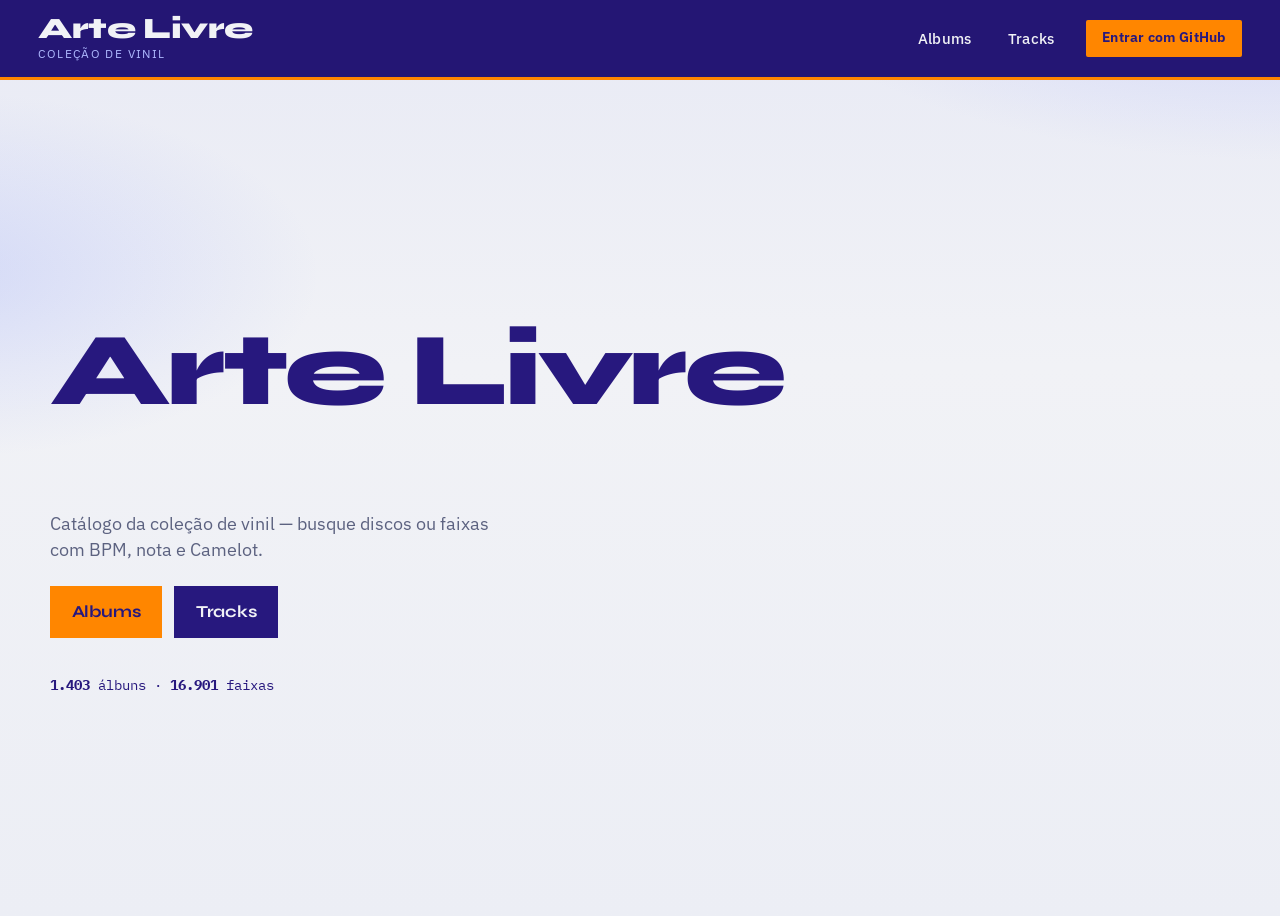
<file: index.html>
<!DOCTYPE html>
<html lang="pt-BR">
  <head>
    <meta charset="utf-8" />
    <meta name="viewport" content="width=device-width, initial-scale=1" />
    <title>Arte Livre — Coleção de Vinil</title>
    <meta name="description" content="Catálogo da coleção de vinil Arte Livre — álbuns e faixas com BPM e nota." />
    <link rel="preconnect" href="https://fonts.googleapis.com" />
    <link rel="preconnect" href="https://fonts.gstatic.com" crossorigin />
    <link href="https://fonts.googleapis.com/css2?family=IBM+Plex+Mono:wght@400;500&family=IBM+Plex+Sans:wght@400;500;600&family=Syne:wght@700;800&display=swap" rel="stylesheet" />
    <link rel="stylesheet" href="css/styles.css" />
  </head>
  <body>
    <header class="site-header">
      <div class="brand">
        <span class="brand-name">Arte Livre</span>
        <span class="brand-tag">Coleção de vinil</span>
      </div>
      <div class="header-right">
        <nav class="nav" aria-label="Principal">
          <a href="albums.html">Albums</a>
          <a href="tracks.html">Tracks</a>
        </nav>
        <div id="auth-controls" class="auth-controls"></div>
      </div>
    </header>

    <main class="shell home">
      <h1 class="home-brand">Arte Livre</h1>
      <p class="home-lead">Catálogo da coleção de vinil — busque discos ou faixas com BPM, nota e Camelot.</p>
      <div class="home-ctas">
        <a href="albums.html">Albums</a>
        <a href="tracks.html">Tracks</a>
      </div>
      <p class="home-meta" id="home-meta">Carregando acervo…</p>
    </main>

    <script src="js/config.js"></script>
    <script src="js/common.js"></script>
    <script src="js/auth.js"></script>
    <script>
      window.ArteLivreAuth.mountHeaderControls(document.getElementById("auth-controls"));
      loadJSON("data/meta.json")
        .then((meta) => {
          document.getElementById("home-meta").innerHTML =
            `<strong>${formatNumber(meta.album_count)}</strong> álbuns · <strong>${formatNumber(meta.track_count)}</strong> faixas`;
        })
        .catch(() => {
          document.getElementById("home-meta").textContent = "";
        });
    </script>
  </body>
</html>
</file>
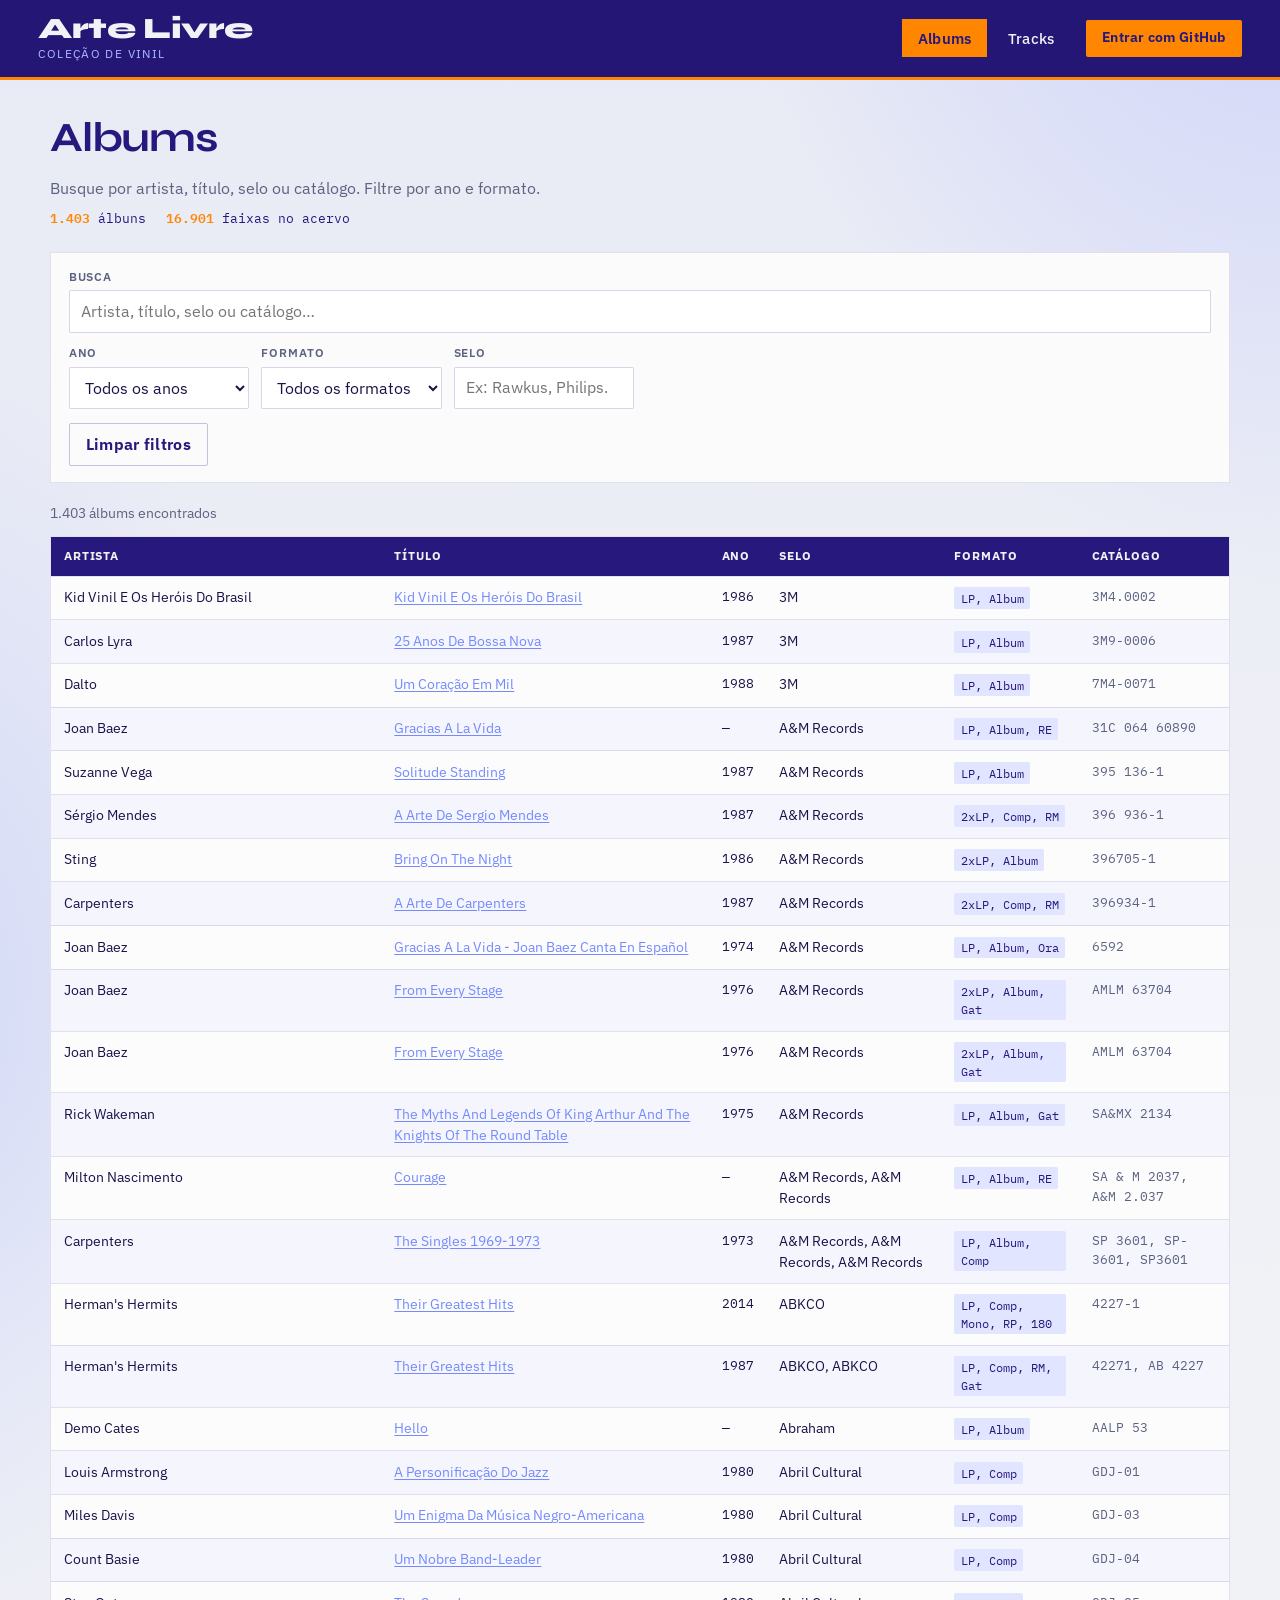
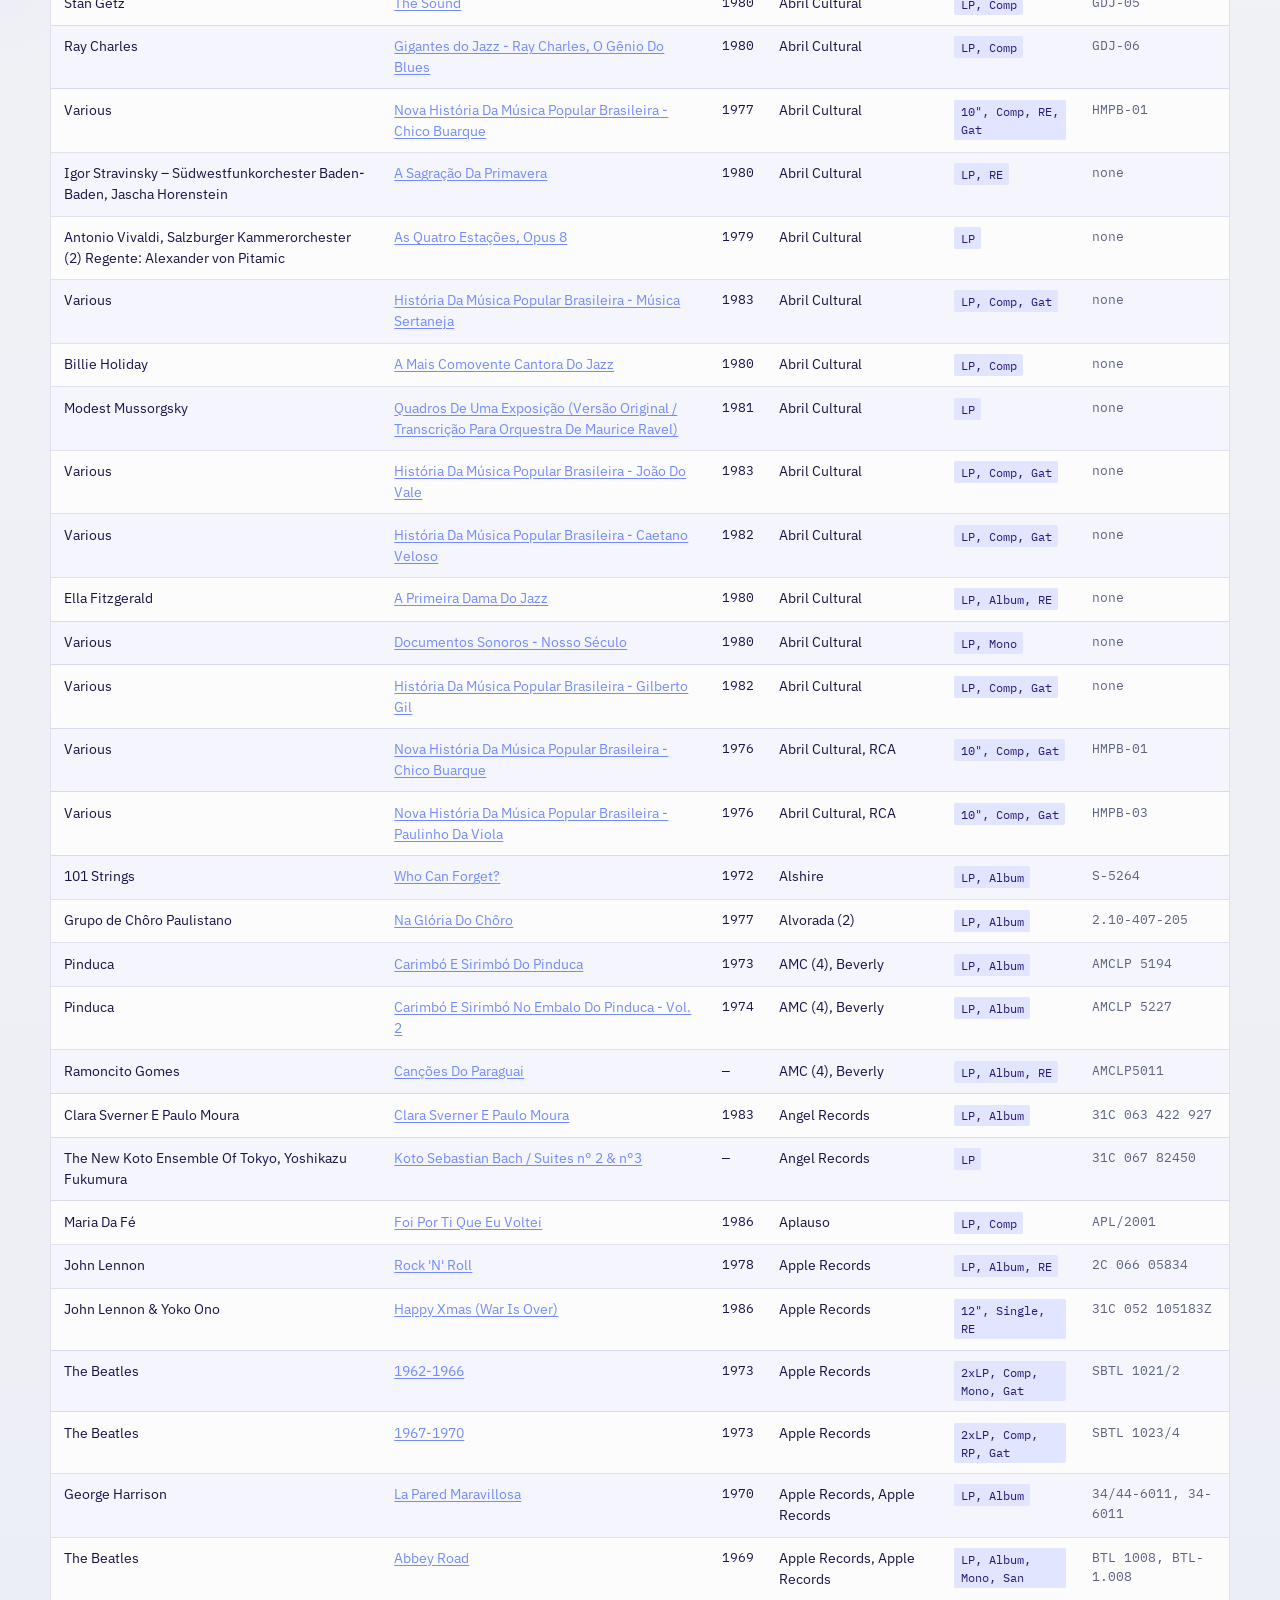
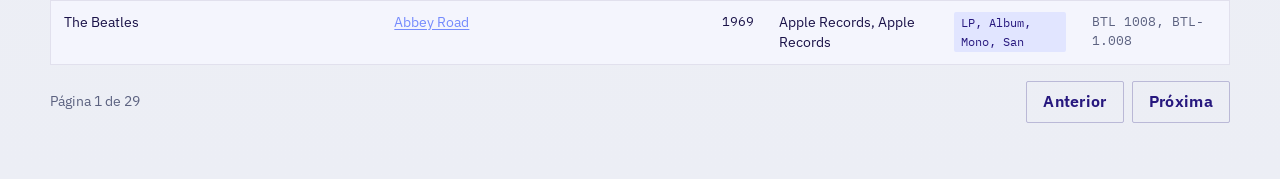
<file: albums.html>
<!DOCTYPE html>
<html lang="pt-BR">
  <head>
    <meta charset="utf-8" />
    <meta name="viewport" content="width=device-width, initial-scale=1" />
    <title>Albums — Arte Livre</title>
    <meta name="description" content="Busca de álbuns na coleção de vinil Arte Livre." />
    <link rel="preconnect" href="https://fonts.googleapis.com" />
    <link rel="preconnect" href="https://fonts.gstatic.com" crossorigin />
    <link href="https://fonts.googleapis.com/css2?family=IBM+Plex+Mono:wght@400;500&family=IBM+Plex+Sans:wght@400;500;600&family=Syne:wght@700;800&display=swap" rel="stylesheet" />
    <link rel="stylesheet" href="css/styles.css" />
  </head>
  <body>
    <header class="site-header">
      <a class="brand" href="index.html">
        <span class="brand-name">Arte Livre</span>
        <span class="brand-tag">Coleção de vinil</span>
      </a>
      <div class="header-right">
        <nav class="nav" aria-label="Principal">
          <a href="albums.html" aria-current="page">Albums</a>
          <a href="tracks.html">Tracks</a>
        </nav>
        <div id="auth-controls" class="auth-controls"></div>
      </div>
    </header>

    <main class="shell">
      <div class="page-head">
        <h1>Albums</h1>
        <p>Busque por artista, título, selo ou catálogo. Filtre por ano e formato.</p>
        <div class="stats" id="stats"></div>
      </div>

      <div class="loading" id="loading">Carregando álbuns</div>

      <section class="filters" id="filters" hidden>
        <div class="filters-row">
          <div class="field field-wide">
            <label for="q">Busca</label>
            <input id="q" type="search" placeholder="Artista, título, selo ou catálogo…" autocomplete="off" />
          </div>
          <div class="field">
            <label for="year">Ano</label>
            <select id="year"></select>
          </div>
          <div class="field">
            <label for="format">Formato</label>
            <select id="format"></select>
          </div>
          <div class="field">
            <label for="label">Selo</label>
            <input id="label" type="search" placeholder="Ex: Rawkus, Philips…" autocomplete="off" />
          </div>
        </div>
        <div class="filters-actions">
          <button type="button" class="btn btn-ghost" id="clear">Limpar filtros</button>
        </div>
      </section>

      <section id="results" hidden>
        <p class="result-meta" id="result-meta"></p>
        <div class="table-wrap" id="table-wrap">
          <table>
            <thead>
              <tr>
                <th>Artista</th>
                <th>Título</th>
                <th>Ano</th>
                <th>Selo</th>
                <th>Formato</th>
                <th>Catálogo</th>
              </tr>
            </thead>
            <tbody id="tbody"></tbody>
          </table>
        </div>
        <div class="pager" id="pager"></div>
      </section>
    </main>

    <script src="js/config.js"></script>
    <script src="js/common.js"></script>
    <script src="js/auth.js"></script>
    <script>
      window.ArteLivreAuth.mountHeaderControls(document.getElementById("auth-controls"));
    </script>
    <script src="js/albums.js"></script>
  </body>
</html>
</file>
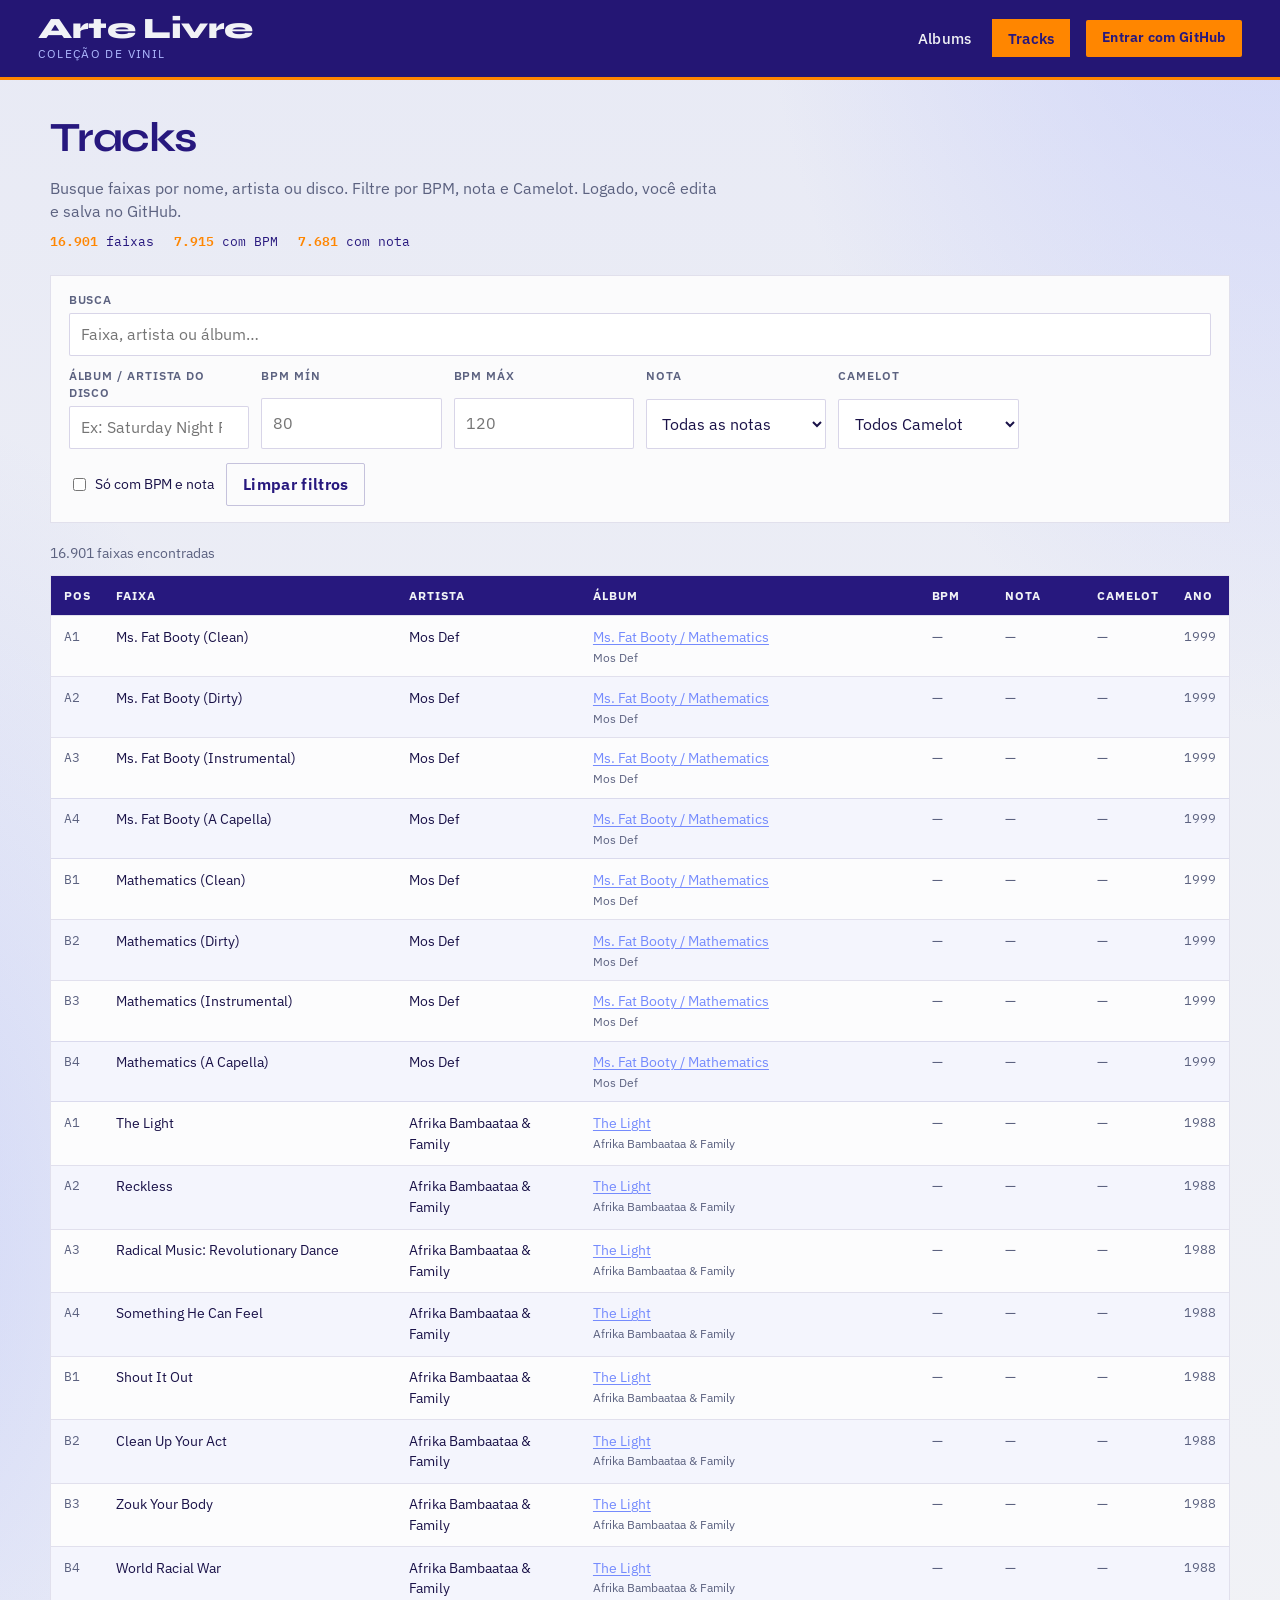
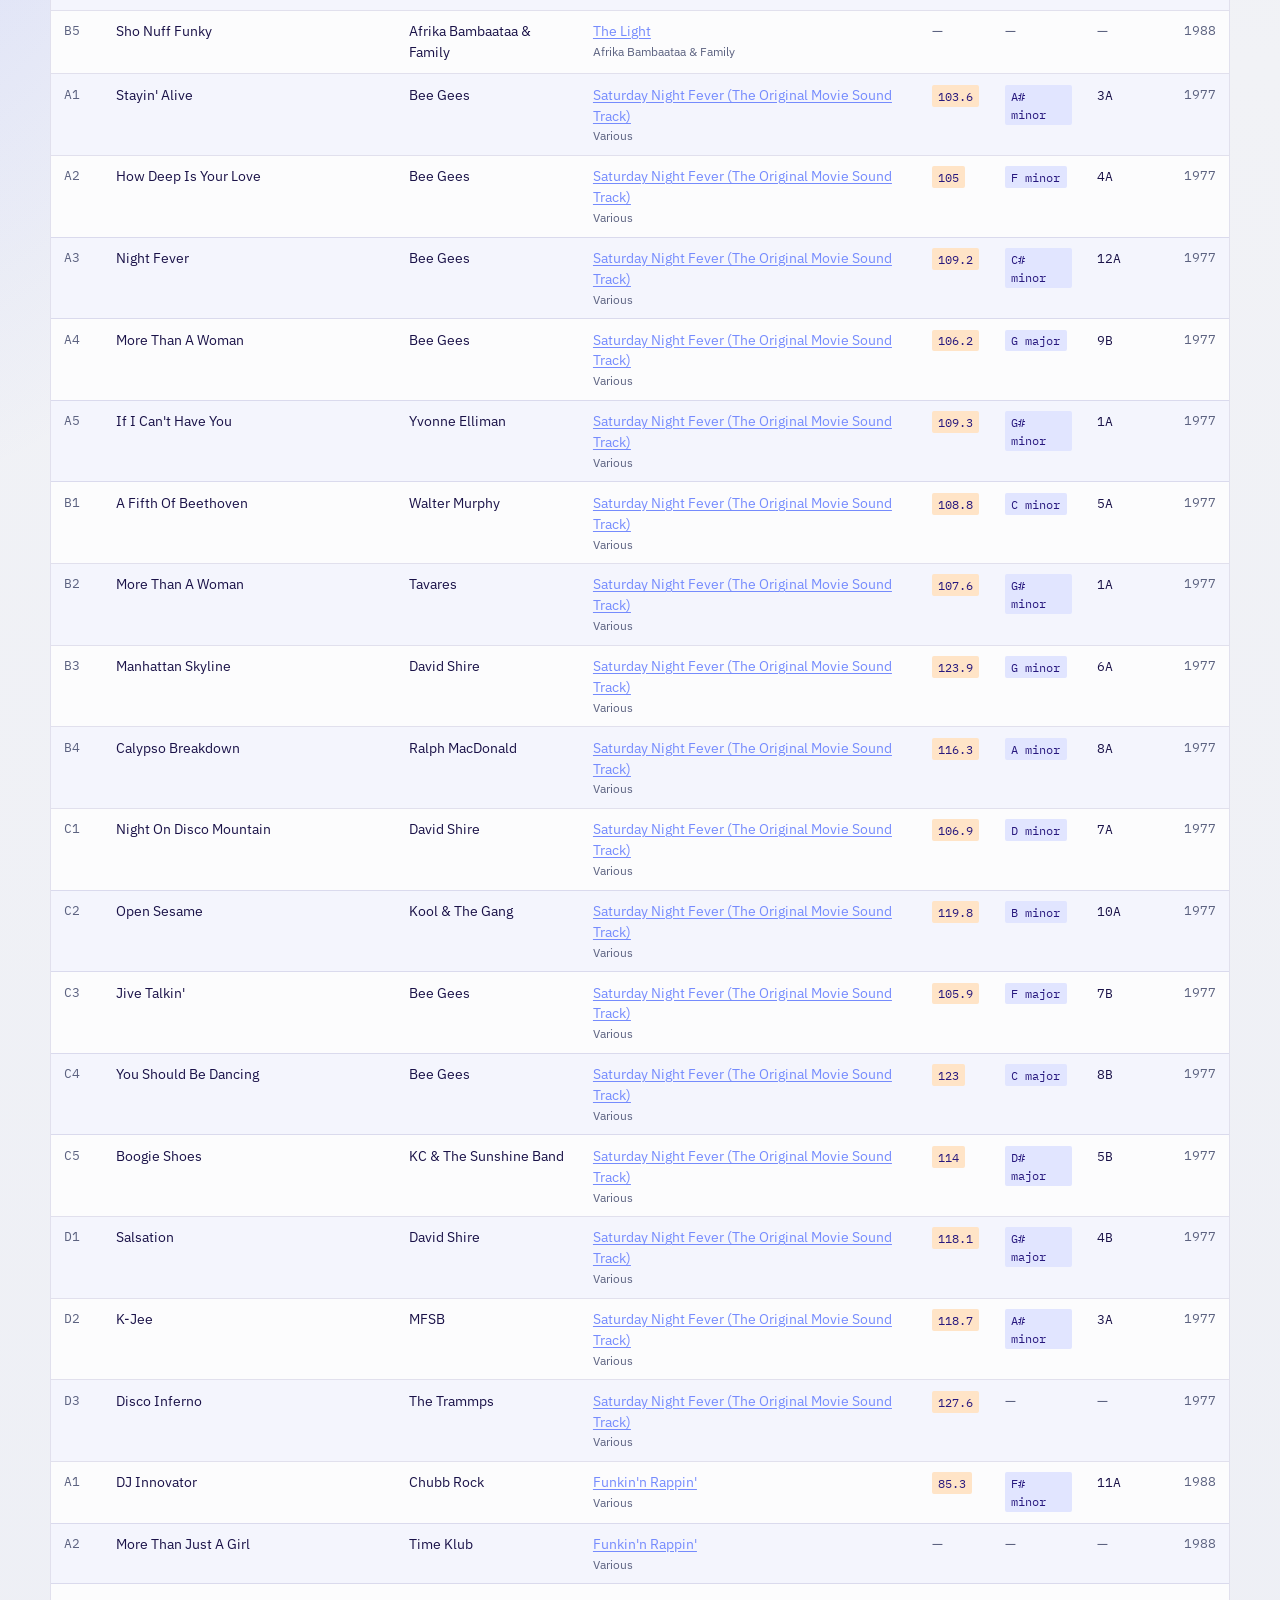
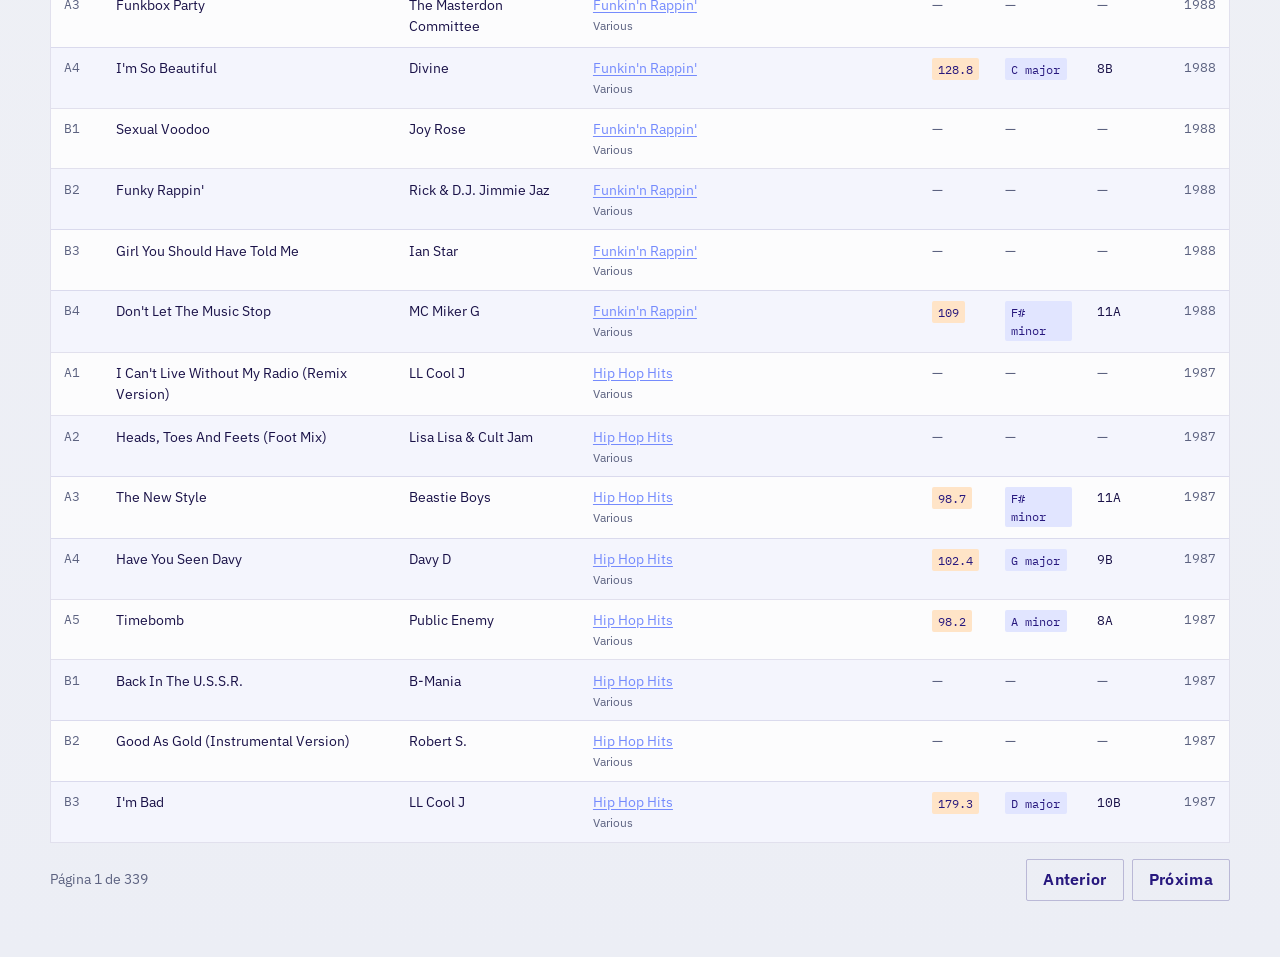
<file: tracks.html>
<!DOCTYPE html>
<html lang="pt-BR">
  <head>
    <meta charset="utf-8" />
    <meta name="viewport" content="width=device-width, initial-scale=1" />
    <title>Tracks — Arte Livre</title>
    <meta name="description" content="Busca de faixas com BPM e nota na coleção de vinil Arte Livre." />
    <link rel="preconnect" href="https://fonts.googleapis.com" />
    <link rel="preconnect" href="https://fonts.gstatic.com" crossorigin />
    <link href="https://fonts.googleapis.com/css2?family=IBM+Plex+Mono:wght@400;500&family=IBM+Plex+Sans:wght@400;500;600&family=Syne:wght@700;800&display=swap" rel="stylesheet" />
    <link rel="stylesheet" href="css/styles.css" />
  </head>
  <body>
    <header class="site-header">
      <a class="brand" href="index.html">
        <span class="brand-name">Arte Livre</span>
        <span class="brand-tag">Coleção de vinil</span>
      </a>
      <div class="header-right">
        <nav class="nav" aria-label="Principal">
          <a href="albums.html">Albums</a>
          <a href="tracks.html" aria-current="page">Tracks</a>
        </nav>
        <div id="auth-controls" class="auth-controls"></div>
      </div>
    </header>

    <main class="shell">
      <div class="page-head">
        <h1>Tracks</h1>
        <p>Busque faixas por nome, artista ou disco. Filtre por BPM, nota e Camelot. Logado, você edita e salva no GitHub.</p>
        <div class="stats" id="stats"></div>
      </div>

      <div class="loading" id="loading">Carregando faixas</div>

      <section class="filters" id="filters" hidden>
        <div class="filters-row">
          <div class="field field-wide">
            <label for="q">Busca</label>
            <input id="q" type="search" placeholder="Faixa, artista ou álbum…" autocomplete="off" />
          </div>
          <div class="field">
            <label for="album">Álbum / artista do disco</label>
            <input id="album" type="search" placeholder="Ex: Saturday Night Fever…" autocomplete="off" />
          </div>
          <div class="field">
            <label for="bpm-min">BPM mín</label>
            <input id="bpm-min" type="number" min="0" max="300" step="1" placeholder="80" />
          </div>
          <div class="field">
            <label for="bpm-max">BPM máx</label>
            <input id="bpm-max" type="number" min="0" max="300" step="1" placeholder="120" />
          </div>
          <div class="field">
            <label for="key">Nota</label>
            <select id="key"></select>
          </div>
          <div class="field">
            <label for="camelot">Camelot</label>
            <select id="camelot"></select>
          </div>
        </div>
        <div class="filters-actions">
          <label style="display: inline-flex; align-items: center; gap: 0.4rem; font-size: 0.9rem; color: var(--ink);">
            <input id="only-known" type="checkbox" />
            Só com BPM e nota
          </label>
          <button type="button" class="btn btn-ghost" id="clear">Limpar filtros</button>
        </div>
      </section>

      <div class="edit-bar" id="edit-bar" hidden>
        <span id="edit-status" class="edit-status"></span>
        <div class="edit-actions">
          <button type="button" class="btn btn-ghost" id="toggle-edit-mode">Ativar edição</button>
          <button type="button" class="btn btn-ghost" id="discard-edits" hidden>Descartar</button>
          <button type="button" class="btn" id="save-edits" hidden>Salvar no GitHub</button>
        </div>
      </div>

      <section id="results" hidden>
        <p class="result-meta" id="result-meta"></p>
        <div class="table-wrap" id="table-wrap">
          <table>
            <thead>
              <tr>
                <th>Pos</th>
                <th>Faixa</th>
                <th>Artista</th>
                <th>Álbum</th>
                <th>BPM</th>
                <th>Nota</th>
                <th>Camelot</th>
                <th>Ano</th>
              </tr>
            </thead>
            <tbody id="tbody"></tbody>
          </table>
        </div>
        <div class="pager" id="pager"></div>
      </section>
    </main>

    <script src="js/config.js"></script>
    <script src="js/common.js"></script>
    <script src="js/camelot.js"></script>
    <script src="js/auth.js"></script>
    <script src="js/tracks.js"></script>
  </body>
</html>
</file>
<file: css/styles.css>
:root {
  --indigo: #27187e;
  --cornflower: #758bfd;
  --periwinkle: #aeb8fe;
  --platinum: #f1f2f6;
  --orange: #ff8600;
  --ink: #1a1248;
  --muted: #5c6280;
  --line: color-mix(in srgb, var(--indigo) 12%, transparent);
  --radius: 2px;
  --font-display: "Syne", sans-serif;
  --font-body: "IBM Plex Sans", sans-serif;
  --font-mono: "IBM Plex Mono", monospace;
}

*,
*::before,
*::after {
  box-sizing: border-box;
}

html {
  scroll-behavior: smooth;
}

body {
  margin: 0;
  min-height: 100vh;
  font-family: var(--font-body);
  color: var(--ink);
  background:
    radial-gradient(ellipse 80% 50% at 100% -10%, color-mix(in srgb, var(--periwinkle) 55%, transparent), transparent 55%),
    radial-gradient(ellipse 60% 40% at -5% 30%, color-mix(in srgb, var(--cornflower) 22%, transparent), transparent 50%),
    linear-gradient(180deg, #e8eaf5 0%, var(--platinum) 40%, #eceef5 100%);
  line-height: 1.45;
}

a {
  color: inherit;
  text-decoration: none;
}

button,
input,
select {
  font: inherit;
}

[hidden] {
  display: none !important;
}

.site-header {
  position: sticky;
  top: 0;
  z-index: 20;
  display: flex;
  align-items: center;
  justify-content: space-between;
  gap: 1.5rem;
  padding: 0.9rem clamp(1rem, 3vw, 2.5rem);
  background: color-mix(in srgb, var(--indigo) 92%, black);
  color: var(--platinum);
  border-bottom: 3px solid var(--orange);
}

.header-right {
  display: flex;
  align-items: center;
  gap: 1rem;
  flex-wrap: wrap;
  justify-content: flex-end;
}

.auth-controls {
  display: flex;
  align-items: center;
  gap: 0.5rem;
}

.auth-status {
  font-family: var(--font-mono);
  font-size: 0.8rem;
  color: var(--periwinkle);
}

.auth-btn {
  padding: 0.4rem 0.75rem;
  font-size: 0.85rem;
}

.edit-bar {
  display: flex;
  flex-wrap: wrap;
  align-items: center;
  justify-content: space-between;
  gap: 0.75rem;
  margin-bottom: 1rem;
  padding: 0.75rem 1rem;
  background: color-mix(in srgb, var(--orange) 14%, white);
  border: 1px solid color-mix(in srgb, var(--orange) 45%, transparent);
}

.edit-status {
  font-size: 0.9rem;
  color: var(--indigo);
}

.edit-actions {
  display: flex;
  gap: 0.5rem;
}

.cell-input {
  width: 100%;
  min-width: 4.5rem;
  max-width: 8rem;
  padding: 0.35rem 0.45rem;
  border: 1px solid color-mix(in srgb, var(--indigo) 20%, transparent);
  border-radius: var(--radius);
  background: white;
}

.cell-input-sm {
  max-width: 4.5rem;
}

.row-edited {
  background: color-mix(in srgb, var(--orange) 12%, transparent) !important;
}

.brand {
  display: flex;
  flex-direction: column;
  gap: 0.1rem;
  min-width: 0;
}

.brand-name {
  font-family: var(--font-display);
  font-weight: 800;
  font-size: clamp(1.35rem, 2.5vw, 1.85rem);
  letter-spacing: -0.02em;
  line-height: 1;
}

.brand-tag {
  font-size: 0.72rem;
  letter-spacing: 0.12em;
  text-transform: uppercase;
  color: var(--periwinkle);
}

.nav {
  display: flex;
  gap: 0.35rem;
}

.nav a {
  padding: 0.45rem 0.9rem;
  border: 1px solid transparent;
  font-size: 0.92rem;
  font-weight: 500;
  letter-spacing: 0.02em;
  transition: background 0.2s ease, border-color 0.2s ease, color 0.2s ease;
}

.nav a:hover {
  background: color-mix(in srgb, var(--cornflower) 25%, transparent);
}

.nav a[aria-current="page"] {
  background: var(--orange);
  color: var(--indigo);
  font-weight: 600;
}

.shell {
  width: min(1180px, calc(100% - 2rem));
  margin: 0 auto;
  padding: 1.75rem 0 3.5rem;
}

.page-head {
  display: grid;
  gap: 0.55rem;
  margin-bottom: 1.5rem;
  animation: rise 0.55s ease both;
}

.page-head h1 {
  margin: 0;
  font-family: var(--font-display);
  font-weight: 700;
  font-size: clamp(1.8rem, 4vw, 2.6rem);
  letter-spacing: -0.03em;
  color: var(--indigo);
}

.page-head p {
  margin: 0;
  max-width: 42rem;
  color: var(--muted);
}

.stats {
  display: flex;
  flex-wrap: wrap;
  gap: 0.75rem 1.25rem;
  font-family: var(--font-mono);
  font-size: 0.82rem;
  color: var(--indigo);
}

.stats strong {
  color: var(--orange);
  font-weight: 600;
}

.filters {
  display: grid;
  gap: 0.85rem;
  margin-bottom: 1.25rem;
  padding: 1rem 1.1rem;
  background: color-mix(in srgb, white 72%, var(--platinum));
  border: 1px solid var(--line);
  animation: rise 0.65s ease 0.05s both;
}

.filters-row {
  display: grid;
  grid-template-columns: repeat(auto-fit, minmax(160px, 1fr));
  gap: 0.75rem;
}

.field {
  display: grid;
  gap: 0.3rem;
}

.field label {
  font-size: 0.72rem;
  font-weight: 600;
  letter-spacing: 0.08em;
  text-transform: uppercase;
  color: var(--muted);
}

.field input,
.field select {
  width: 100%;
  padding: 0.55rem 0.7rem;
  border: 1px solid color-mix(in srgb, var(--indigo) 18%, transparent);
  background: white;
  color: var(--ink);
  border-radius: var(--radius);
}

.field input:focus,
.field select:focus {
  outline: 2px solid var(--cornflower);
  outline-offset: 1px;
  border-color: var(--cornflower);
}

.field-wide {
  grid-column: 1 / -1;
}

.filters-actions {
  display: flex;
  flex-wrap: wrap;
  align-items: center;
  gap: 0.75rem;
}

.btn {
  appearance: none;
  border: none;
  cursor: pointer;
  padding: 0.55rem 1rem;
  background: var(--orange);
  color: var(--indigo);
  font-weight: 650;
  letter-spacing: 0.02em;
  border-radius: var(--radius);
  transition: transform 0.15s ease, filter 0.15s ease;
}

.btn:hover {
  filter: brightness(1.05);
  transform: translateY(-1px);
}

.btn-ghost {
  background: transparent;
  color: var(--indigo);
  border: 1px solid color-mix(in srgb, var(--indigo) 25%, transparent);
}

.btn-ghost:hover {
  background: color-mix(in srgb, var(--periwinkle) 35%, transparent);
}

.result-meta {
  margin: 0 0 0.75rem;
  font-size: 0.9rem;
  color: var(--muted);
}

.table-wrap {
  overflow: auto;
  border: 1px solid var(--line);
  background: color-mix(in srgb, white 80%, var(--platinum));
  animation: rise 0.7s ease 0.1s both;
}

table {
  width: 100%;
  border-collapse: collapse;
  font-size: 0.9rem;
}

thead th {
  position: sticky;
  top: 0;
  z-index: 1;
  padding: 0.7rem 0.8rem;
  text-align: left;
  font-size: 0.72rem;
  letter-spacing: 0.08em;
  text-transform: uppercase;
  color: var(--platinum);
  background: var(--indigo);
  white-space: nowrap;
}

tbody td {
  padding: 0.65rem 0.8rem;
  border-top: 1px solid var(--line);
  vertical-align: top;
}

tbody tr {
  transition: background 0.15s ease;
}

tbody tr:hover {
  background: color-mix(in srgb, var(--periwinkle) 28%, transparent);
}

tbody tr:nth-child(even) {
  background: color-mix(in srgb, var(--periwinkle) 10%, transparent);
}

tbody tr:nth-child(even):hover {
  background: color-mix(in srgb, var(--periwinkle) 32%, transparent);
}

.mono {
  font-family: var(--font-mono);
  font-size: 0.84rem;
}

.muted {
  color: var(--muted);
}

.badge {
  display: inline-block;
  padding: 0.12rem 0.4rem;
  font-family: var(--font-mono);
  font-size: 0.78rem;
  background: color-mix(in srgb, var(--cornflower) 22%, white);
  color: var(--indigo);
  border-radius: var(--radius);
}

.badge-accent {
  background: color-mix(in srgb, var(--orange) 22%, white);
}

.empty {
  padding: 2.5rem 1rem;
  text-align: center;
  color: var(--muted);
}

.pager {
  display: flex;
  flex-wrap: wrap;
  align-items: center;
  justify-content: space-between;
  gap: 0.75rem;
  margin-top: 1rem;
}

.pager-info {
  font-size: 0.85rem;
  color: var(--muted);
}

.pager-btns {
  display: flex;
  gap: 0.5rem;
}

.loading {
  display: grid;
  place-items: center;
  min-height: 12rem;
  color: var(--muted);
  font-family: var(--font-mono);
}

.loading::after {
  content: "";
  width: 1.4rem;
  height: 1.4rem;
  margin-left: 0.75rem;
  border: 2px solid var(--periwinkle);
  border-top-color: var(--orange);
  border-radius: 50%;
  animation: spin 0.7s linear infinite;
}

.home {
  min-height: calc(100vh - 4rem);
  display: grid;
  align-content: center;
  gap: 1.5rem;
  padding: 2rem 0 4rem;
}

.home-brand {
  font-family: var(--font-display);
  font-weight: 800;
  font-size: clamp(3rem, 10vw, 6.5rem);
  line-height: 0.9;
  letter-spacing: -0.04em;
  color: var(--indigo);
  animation: rise 0.6s ease both;
}

.home-lead {
  max-width: 28rem;
  margin: 0;
  font-size: 1.1rem;
  color: var(--muted);
  animation: rise 0.7s ease 0.08s both;
}

.home-ctas {
  display: flex;
  flex-wrap: wrap;
  gap: 0.75rem;
  animation: rise 0.75s ease 0.14s both;
}

.home-ctas a {
  display: inline-flex;
  align-items: center;
  padding: 0.85rem 1.35rem;
  font-family: var(--font-display);
  font-weight: 700;
  font-size: 1.05rem;
  letter-spacing: -0.01em;
  transition: transform 0.15s ease, background 0.15s ease;
}

.home-ctas a:first-child {
  background: var(--orange);
  color: var(--indigo);
}

.home-ctas a:last-child {
  background: var(--indigo);
  color: var(--platinum);
}

.home-ctas a:hover {
  transform: translateY(-2px);
}

.home-meta {
  font-family: var(--font-mono);
  font-size: 0.85rem;
  color: var(--indigo);
  animation: rise 0.8s ease 0.2s both;
}

.discogs-link {
  color: var(--cornflower);
  text-decoration: underline;
  text-underline-offset: 2px;
}

.discogs-link:hover {
  color: var(--orange);
}

@media (max-width: 720px) {
  .site-header {
    flex-direction: column;
    align-items: flex-start;
  }

  .nav {
    width: 100%;
  }

  .nav a {
    flex: 1;
    text-align: center;
  }

  table {
    font-size: 0.82rem;
  }

  thead th,
  tbody td {
    padding: 0.5rem 0.55rem;
  }
}

@keyframes rise {
  from {
    opacity: 0;
    transform: translateY(10px);
  }
  to {
    opacity: 1;
    transform: translateY(0);
  }
}

@keyframes spin {
  to {
    transform: rotate(360deg);
  }
}

@media (prefers-reduced-motion: reduce) {
  *,
  *::before,
  *::after {
    animation: none !important;
    transition: none !important;
  }
}
</file>
